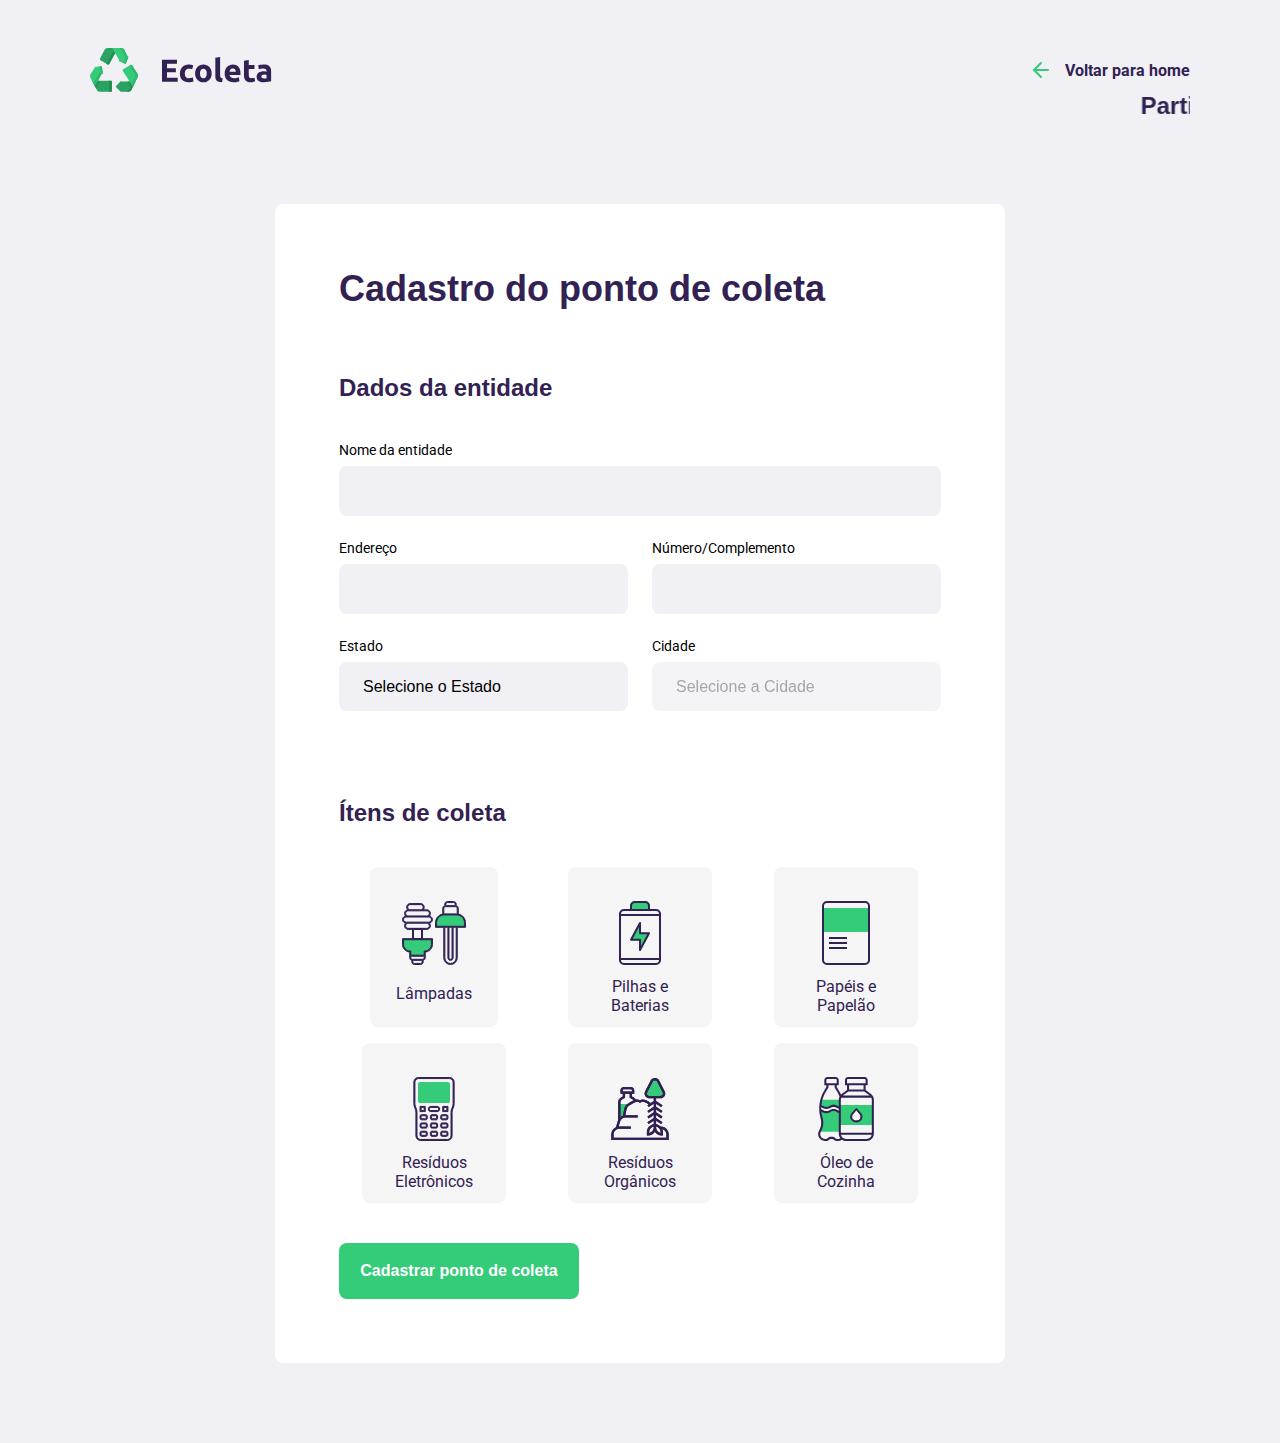
<file: create-point.html>
<!DOCTYPE html>
<html lang="pt-br">

<head>
    <meta charset="UTF-8">
    <meta name="viewport" content="width=device-width, initial-scale=1.0">
    <title>Criar um ponto de coleta</title>

    <link href="https://fonts.googleapis.com/css2?family=Roboto&Ubuntu:wght@700display=swap" rel="stylesheet">

    <link rel="stylesheet" href="/styles/main.css">
    <link rel="stylesheet" href="/styles/create-point.css">
    <link rel="stylesheet" href="/styles/responsive.css">
    


</head>
<body>

        <div id="page-create-point">
                <header>                    
                    <img src="/asserts/logo.svg" alt="Logomarca">
                    <a href="/index.html">
                        <span></span>
                        Voltar para home
                    </a>    
                </header>
                <marquee ><h2>Participação em Next Level Week</h2></marquee>
                <form action="">

                    <h1>Cadastro do ponto de coleta</h1>

                    <fieldset>
                        <legend>
                            <h2>Dados da entidade</h2>
                        </legend>
                        <div class="field">
                            <label for="name">Nome da entidade</label>
                            <input type="text" name="name" required>
                        </div>
                        <div class="field-group">
                            <div class="field">
                                <label for="address">Endereço</label>
                                <input type="text" name="address" required>
                            </div>
                            <div class="field">
                                 <label for="address2">Número/Complemento</label>
                                 <input type="text" name="address2" required>
                            </div>
                        </div>
                        
                        <div class="field-group">
                            <div class="field">
                                <label for="state">Estado</label>
                                <select name="uf" required>
                                    <option value="">Selecione o Estado</option>
                                    
                                </select>

                                <input type="hidden" name="state" required>

                            </div>

                            <div class="field">
                                <label for="city">Cidade</label>
                                <select name="city" disabled required>
                                    <option value="">Selecione a Cidade</option>
                                </select>
                            </div>
                            
                        </div>



                    </fieldset>


                    <fieldset>

                        <legend>
                            <h2>Ítens de coleta</h2>
                        </legend>

                        <div class="items-grid">
                            <li data-id="1">
                                <img src="/asserts/lampadas.svg" alt="Lâmpadas">
                                <span>Lâmpadas</span>
                            </li>
                            
                            <li data-id="2">
                                <img src="/asserts/baterias.svg" alt="Pilhas e Baterias">
                                <span>Pilhas e Baterias</span>
                            </li>

                            <li data-id="3">
                                <img src="/asserts/papeis-papelao.svg" alt="Papéis e Papelão">
                                <span>Papéis e Papelão</span>
                            </li>

                            <li data-id="4">
                                <img src="/asserts/eletronicos.svg" alt="Resíduos Eletrônicos">
                                <span>Resíduos Eletrônicos</span>
                            </li>

                            <li data-id="5">
                                <img src="/asserts/organicos.svg" alt="Resíduos Orgânicos">
                                <span>Resíduos Orgânicos</span>
                            </li>

                            <li data-id="6">
                                <img src="/asserts/oleo.svg" alt="Óleo de Cozinha">
                                <span>Óleo de Cozinha</span>
                            </li>

                        </div>
                        
                        <input type="hidden" name="items">

                    </fieldset>
                    
                    <button type="submit">Cadastrar ponto de coleta</button>

                </form>

        </div>

        <script src="/scripts/create-point.js"></script>
</body>

</html>
</file>
<file: styles/main.css>
:root {
    --title-color: #322153;
    --primary-color: #34cb79;
}

* {
    margin: 0;
    padding: 0;
    box-sizing: border-box;
}

html{
    font-family: Roboto, sans-serif;
}

body {
    background: #f0f0f5;
    -webkit-font-smoothing: antialiased;
}

a{
    text-decoration: none;
}

h1, h2, h3, h4, h5, h6 {
    font-family: Ubuntu, sans-serif;
    color: var(--title-color);
}

/* BOX MODEL 
Modelo de Caixa
Toda caixa tem 
largura, altura, espaçamentos, preenchimentos
bordas, cor, fundo, maneira que é vista pelo html (display)

*/
</file>
<file: styles/create-point.css>
#page-create-point {
    width: 90%;
    max-width: 1100px;

    margin: 0 auto;
}

#page-create-point header {
    margin-top: 48px;

    display: flex;
    justify-content: space-between;
    align-items: center;

}

#page-create-point header a {
    color: var(--title-color);
    font-weight: bold;

    display: flex;
    align-items: center;
}

#page-create-point header a span {
    margin-right: 16px;
    background: url('../asserts/arrow-left.svg');

    display: flex;

    width: 20px;
    height: 24px;
}

form {
    background-color: white;

    margin: 80px auto;
    padding: 64px;
    
    border-radius: 8px;

    max-width: 730px;

    object-fit: cover;
   
}

form h1 {
    font-size: 36px;
}

form fieldset {
    margin-top: 64px;

    border: 0;
}

form legend {
    margin-bottom: 40px;
}

form legend h2 {
    font-size: 24px;
}

form .field {
    flex: 1;
    display: flex;
    flex-direction: column;

    margin-bottom: 24px;
}

form .field-group {
    display: flex;
}

form input, 
form select {
    background-color: #f0f0f5;

    border: 0;
    padding: 16px 24px;
    font-size: 16px;

    border-radius: 8px;

   /* outline: none;*/
}

form select {
    -webkit-appearance: none;
    -moz-appearance: none;
    appearance: none;
}

form label {
    font-size: 14px;
    margin-bottom: 8px;
}

form .field-group .field + .field {
    margin-left: 24px;
}

form button {
    width: 260px;
    height: 56px;
    margin-left: auto;
    margin-right: auto;
    max-width: 15rem; 


    background-color: var(--primary-color);
    border-radius: 8px;

    color: white;
    font-weight: bold;
    font-size: 16px;

    border: 0;
    margin-top: 40px;

    /*transition: 400ms;*/
    /*transition-duration: 400ms;*/
    transition: background-color 400ms;

  
   

}

form button:hover {
    background-color: #2fb86e;
}

.items-grid {
    display: grid;
    grid-gap: 1rem;   
    grid-template-columns: repeat(auto-fill, minmax(10rem, 1fr));
    list-style: auto;
    padding: 0;
     gap: 16px      
    
}


.items-grid li {
    background-color: #f5f5f5;
    list-style: auto;

    border: 2px solid #f5f5f5;
    border-radius: 8px;

 
    height: 10rem;

    padding: 32px 24px 16px;

    display: flex;
    flex-direction: column;
    align-items: center;
    justify-content: space-between;

    text-align: center;

    cursor: pointer;

    margin-left: auto;
    margin-right: auto;
    max-width: 9rem; 


}

.items-grid li span {
    margin-top: 12px;
    margin-left: 0;
    flex: 1;
   

   
    display: flex;
    align-items: center;


    color: var(--title-color);

    margin-left: auto;
    margin-right: auto;
    max-width: 9rem; 


}

.items-grid li.selected {
    background: #e1faec;
    border: 2px solid #34cb79;
}

.items-grid li img, 
.items-grid li span {
    pointer-events: none;
}
</file>
<file: styles/responsive.css>
@media(max-width: 900px) {
    #page-home {
        background-position-x: 70vw;
    }

    #page-home .content {
        align-items: center;
        text-align: center;
    }

    #page-home header a {
        position: absolute;
        bottom: 48px;

        left: 50%;
        transform: translateX(-50%);
    }

    #page-home main {
        align-items: center;
    }

   

    #page-search-results .cards {
        grid-template-columns: 1fr;
    }

    #page-search-results .cards img {
        height: 250px;
    }

}

@media(min-width: 1700px){
    #page-home {
        background-position-x: 40vw;
    }
}

@media(max-height: 760px){
    #page-home{
        background-position-y: 200px;
    }

}
</file>
